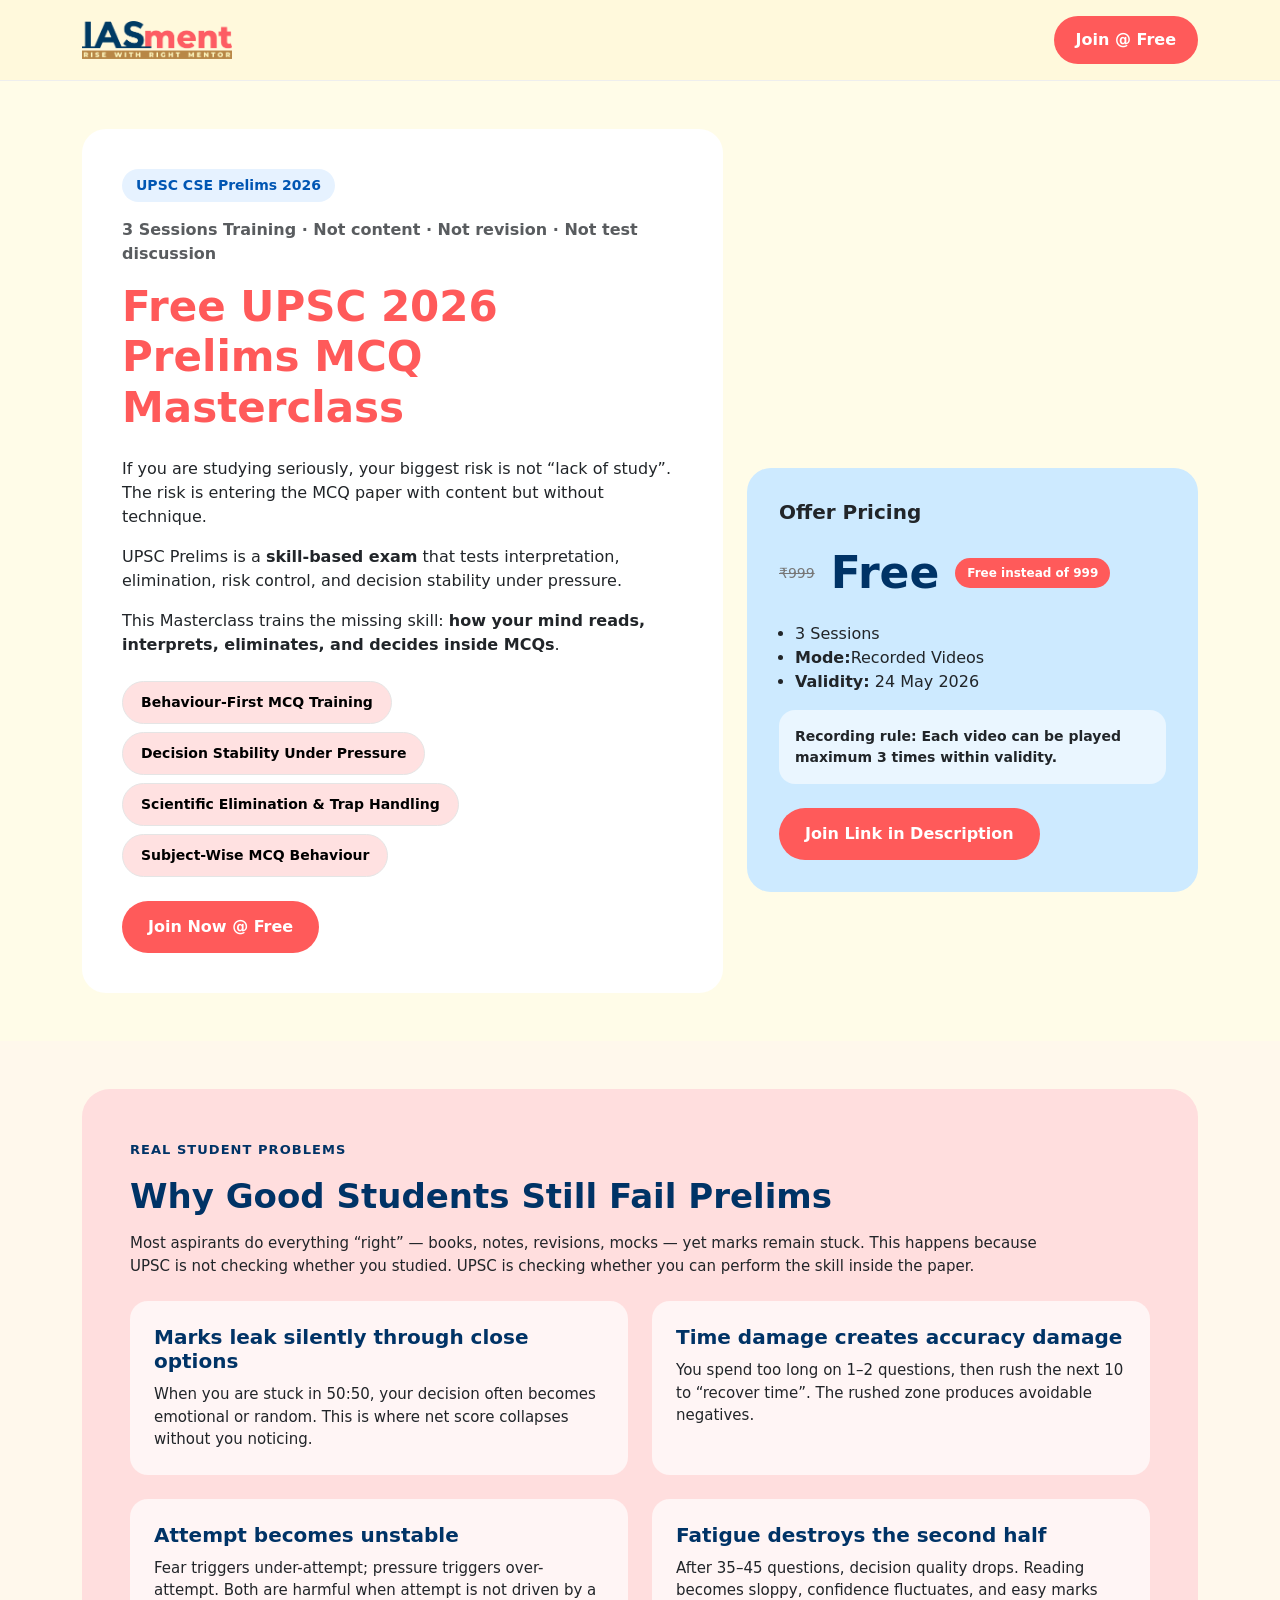
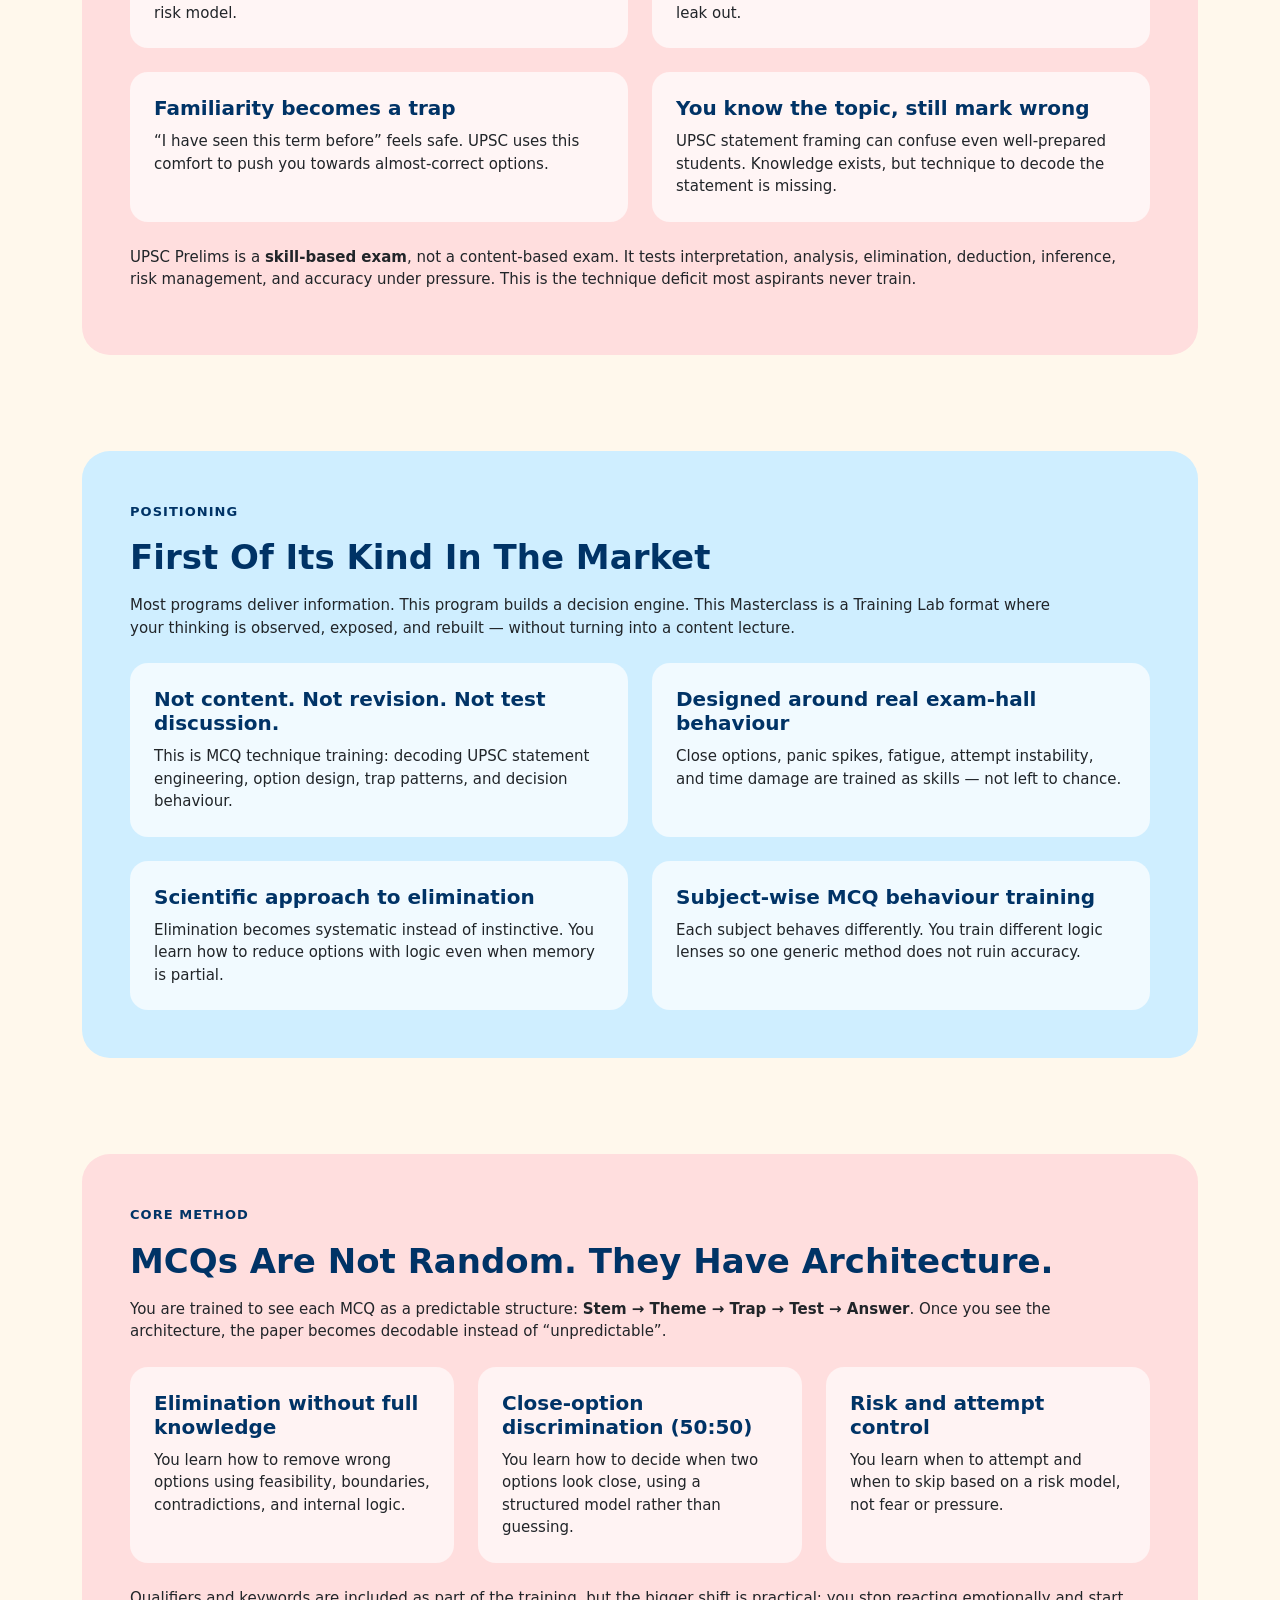
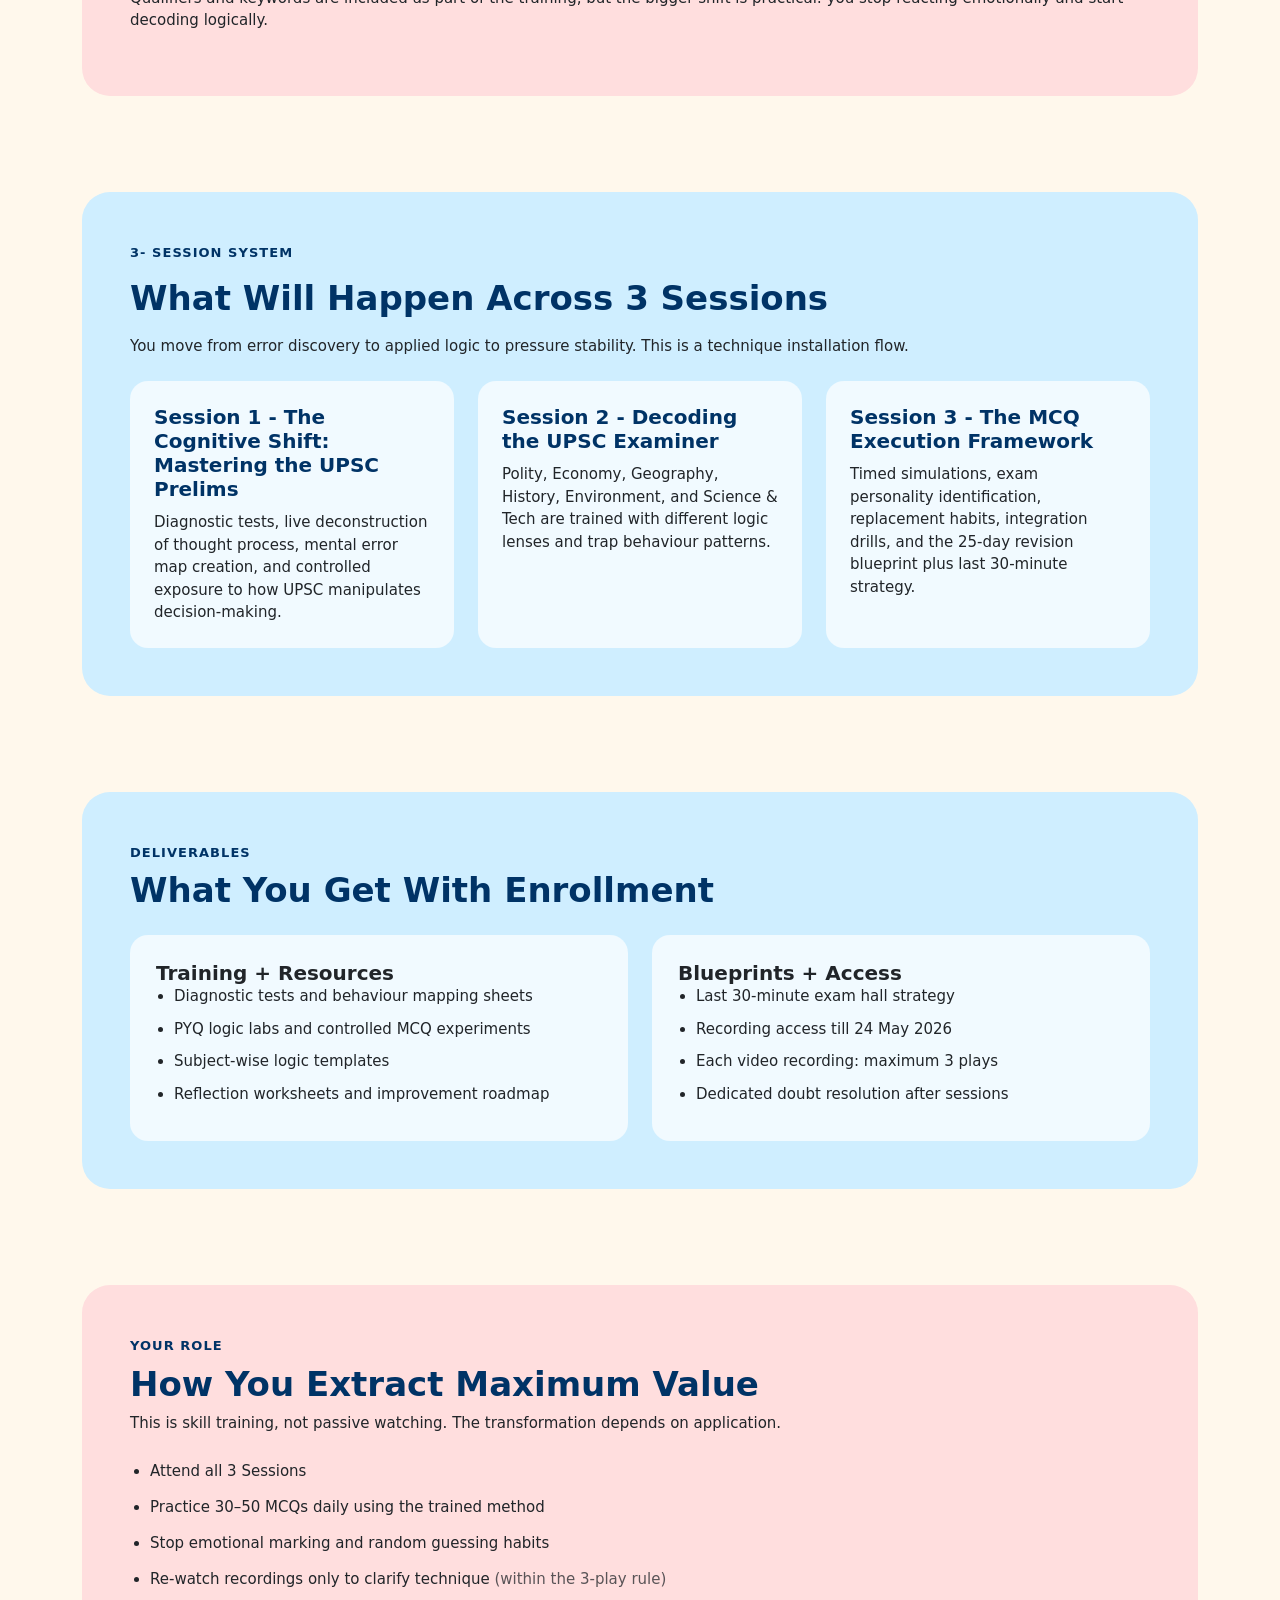
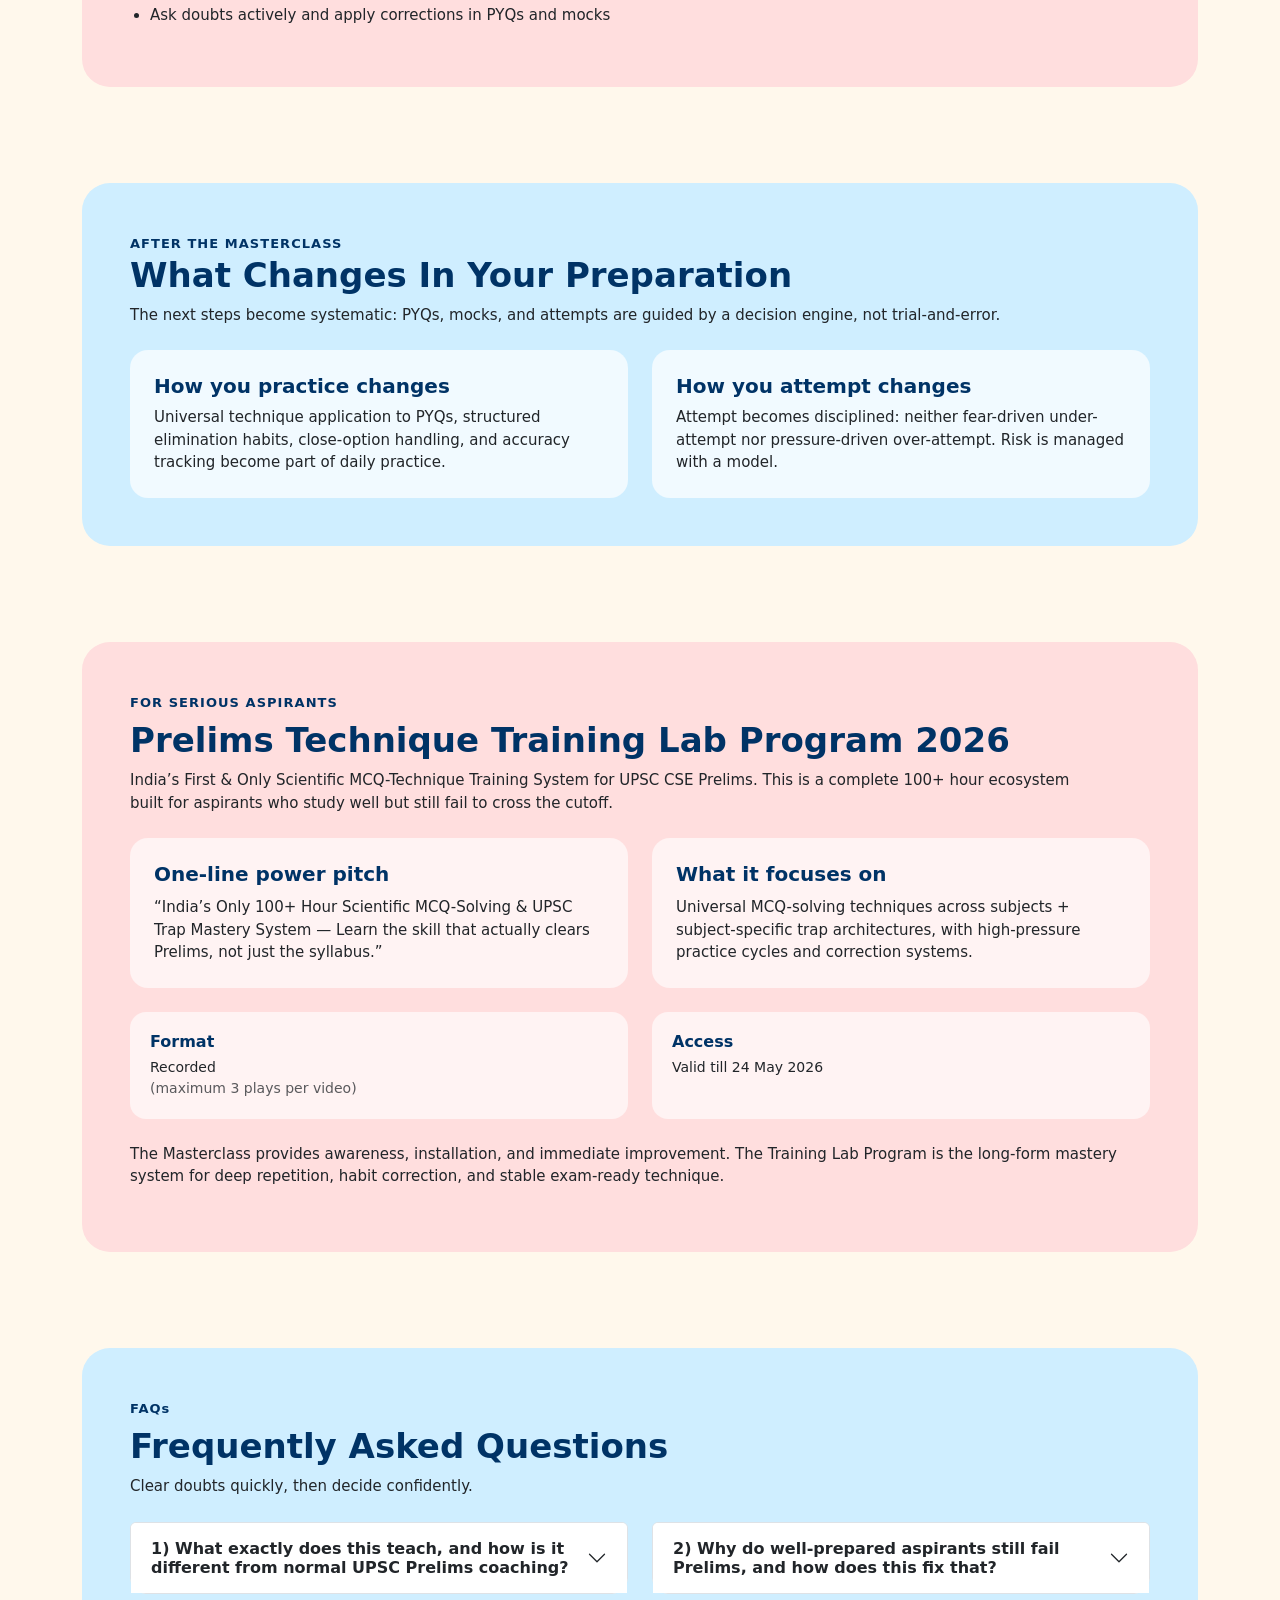
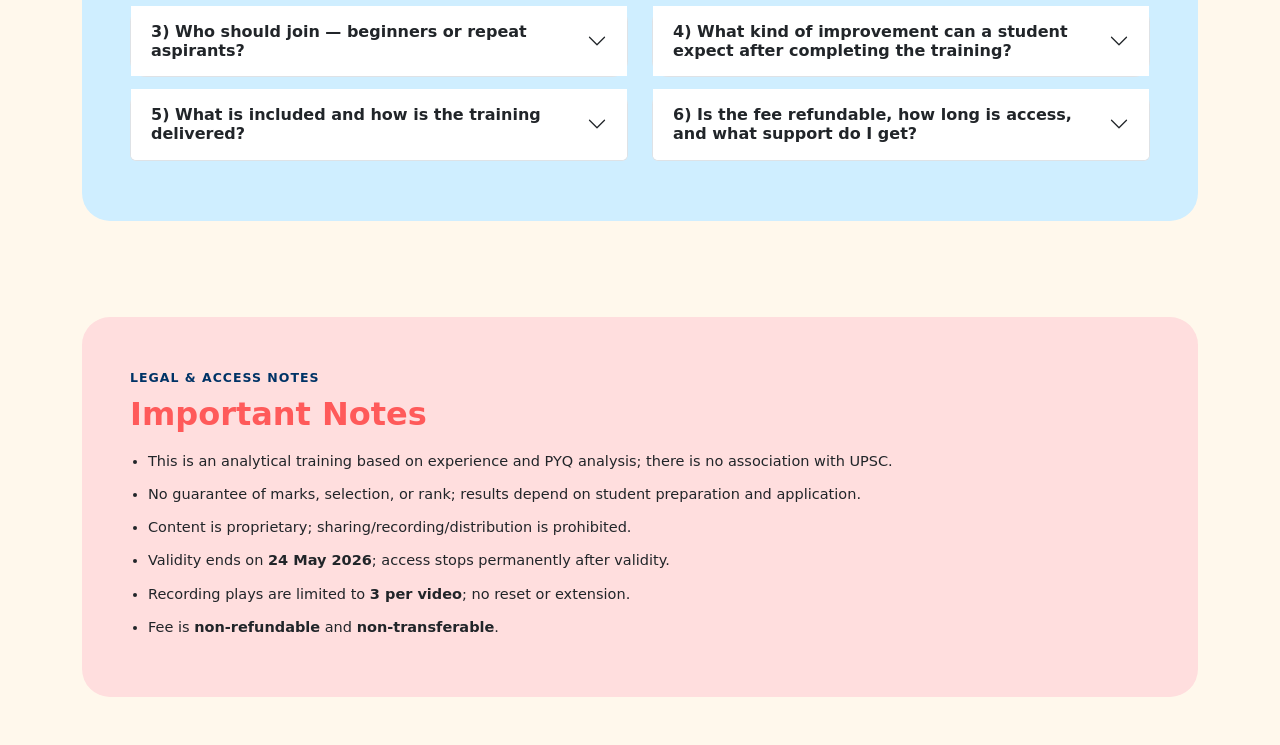
<file: index.html>
<!DOCTYPE html>
<html lang="en">

<head>
    <meta charset="UTF-8">
    <title>Masterclass</title>
    <meta name="viewport" content="width=device-width, initial-scale=1">
    <link rel="stylesheet" href="CSS/style.css">
    <!-- Bootstrap 5 -->
    <link href="https://cdn.jsdelivr.net/npm/bootstrap@5.3.2/dist/css/bootstrap.min.css" rel="stylesheet">

    <!-- Google Font -->
    <link href="https://fonts.googleapis.com/css2?family=Inter:wght@400;600;700&display=swap" rel="stylesheet">

    <!-- Meta Pixel Code -->
    <script>
        !function (f, b, e, v, n, t, s) {
            if (f.fbq) return; n = f.fbq = function () {
                n.callMethod ?
                    n.callMethod.apply(n, arguments) : n.queue.push(arguments)
            };
            if (!f._fbq) f._fbq = n; n.push = n; n.loaded = !0; n.version = '2.0';
            n.queue = []; t = b.createElement(e); t.async = !0;
            t.src = v; s = b.getElementsByTagName(e)[0];
            s.parentNode.insertBefore(t, s)
        }(window, document, 'script',
            'https://connect.facebook.net/en_US/fbevents.js');
        fbq('init', '693778027140210');
        fbq('track', 'PageView');
    </script>
    <noscript><img height="1" width="1" style="display:none"
            src="https://www.facebook.com/tr?id=693778027140210&ev=PageView&noscript=1" /></noscript>
    <!-- End Meta Pixel Code -->

</head>

<body>

    <header class="top-header py-3">
        <div class="container">
            <div class="row align-items-center">

                <!-- Left Content -->
                <div class="col-lg-5 col-6 d-flex align-items-center gap-3">
                    <img src="Images/Logo.png" width="150px" alt="">
                    <!-- <div>
                        <h6 class="mb-1 fw-bold">
                            UPSC CSE Prelims 2026 • Technique Training Program
                        </h6>
                        <small class="text-muted">
                            3-Day MCQ Masterclass (LIVE + Limited Recordings)
                        </small>
                    </div> -->
                </div>

                <!-- CTA -->
                <div class="col-lg-7 col-6 text-lg-end text-start">
                    <a onclick="openPopup()" class="cta-btn d-inline-block">
                        Join @ Free
                    </a>
                </div>

            </div>
        </div>
    </header>

    <main>

        <section class="hero">
            <div class="container py-5">
                <div class="row g-4">

                    <!-- LEFT CONTENT -->
                    <div class="col-lg-7">
                        <div class="main-card h-100">

                            <span class="badge-pill">UPSC CSE Prelims 2026</span>
                            <p class="fw-semibold text-muted">
                               3 Sessions Training · Not content · Not revision · Not test discussion
                            </p>

                            <h1 class="title mb-4">
                                 Free UPSC 2026<br>Prelims MCQ Masterclass
                            </h1>

                            <p>
                                If you are studying seriously, your biggest risk is not “lack of study”.
                                The risk is entering the MCQ paper with content but without technique.
                            </p>

                            <p>
                                UPSC Prelims is a <b>skill-based exam</b> that tests interpretation,
                                elimination, risk control, and decision stability under pressure.
                            </p>

                            <p>
                                This Masterclass trains the missing skill:
                                <b>how your mind reads, interprets, eliminates, and decides inside MCQs</b>.
                            </p>

                            <div class="d-flex flex-wrap gap-2 my-4">
                                <div class="pill">Behaviour-First MCQ Training</div>
                                <div class="pill">Decision Stability Under Pressure</div>
                                <div class="pill">Scientific Elimination & Trap Handling</div>
                                <div class="pill">Subject-Wise MCQ Behaviour</div>
                            </div>

                            <div class="d-flex gap-3 flex-wrap">
                                <a onclick="openPopup()" class="cta-primary">Join Now @ Free</a>
                            </div>

                            <!-- <p class="text-muted mt-4 small">
                                This page is intentionally designed to make it clear from the first look:
                                this is a UPSC CSE Prelims 2026 technique training program.
                            </p> -->

                        </div>
                    </div>

                    <!-- RIGHT SIDE -->
                    <div class="col-lg-5">
                        <div class="d-flex flex-column gap-4 h-100">

                            <!-- WHO THIS IS FOR -->
                            <iframe 
                                width="100%" 
                                height="315"
                                src="https://www.youtube.com/embed/hD3EgvVHw-c?controls=0&modestbranding=1&rel=0"
                                title="YouTube video player" 
                                frameborder="0"
                                allow="accelerometer; autoplay; clipboard-write; encrypted-media; gyroscope; picture-in-picture; web-share"
                                referrerpolicy="strict-origin-when-cross-origin" 
                                allowfullscreen>
                            </iframe>


                            <!-- PRICING -->
                            <div class="pricing-card">
                                <h5 class="fw-bold">Offer Pricing</h5>

                                <div class="d-flex align-items-center gap-3 my-3">
                                    <span class="strike">₹999</span>
                                    <span class="price">Free</span>
                                    <span class="offer-pill">Free instead of 999</span>
                                </div>

                                <ul class="ps-3">
                                    <li>3 Sessions</li>
                                    <li><b>Mode:</b>Recorded Videos</li>
                                    <li><b>Validity:</b> 24 May 2026</li>
                                </ul>

                                <div class="info-box my-3">
                                    Recording rule: Each video can be played
                                    maximum 3 times within validity.
                                </div>

                                <a href="#" class="cta-primary d-inline-block mt-2">
                                    Join Link in Description
                                </a>
                            </div>


                        </div>
                    </div>

                </div>
            </div>

        </section>

        <section class="problem-section py-5" id="real">
            <div class="container">

                <div class="problem-wrapper p-4 p-md-5">

                    <span class="section-tag mb-3 d-inline-block">
                        REAL STUDENT PROBLEMS
                    </span>

                    <h2 class="section-title mb-3">
                        Why Good Students Still Fail Prelims
                    </h2>

                    <p class="section-intro mb-4">
                        Most aspirants do everything “right” — books, notes, revisions, mocks —
                        yet marks remain stuck. This happens because UPSC is not checking whether
                        you studied. UPSC is checking whether you can perform the skill inside the paper.
                    </p>

                    <!-- Cards -->
                    <div class="row g-4">

                        <div class="col-md-6">
                            <div class="problem-card">
                                <h5>Marks leak silently through close options</h5>
                                <p>
                                    When you are stuck in 50:50, your decision often becomes emotional
                                    or random. This is where net score collapses without you noticing.
                                </p>
                            </div>
                        </div>

                        <div class="col-md-6">
                            <div class="problem-card">
                                <h5>Time damage creates accuracy damage</h5>
                                <p>
                                    You spend too long on 1–2 questions, then rush the next 10 to “recover time”.
                                    The rushed zone produces avoidable negatives.
                                </p>
                            </div>
                        </div>

                        <div class="col-md-6">
                            <div class="problem-card">
                                <h5>Attempt becomes unstable</h5>
                                <p>
                                    Fear triggers under-attempt; pressure triggers over-attempt.
                                    Both are harmful when attempt is not driven by a risk model.
                                </p>
                            </div>
                        </div>

                        <div class="col-md-6">
                            <div class="problem-card">
                                <h5>Fatigue destroys the second half</h5>
                                <p>
                                    After 35–45 questions, decision quality drops. Reading becomes sloppy,
                                    confidence fluctuates, and easy marks leak out.
                                </p>
                            </div>
                        </div>

                        <div class="col-md-6">
                            <div class="problem-card">
                                <h5>Familiarity becomes a trap</h5>
                                <p>
                                    “I have seen this term before” feels safe. UPSC uses this comfort
                                    to push you towards almost-correct options.
                                </p>
                            </div>
                        </div>

                        <div class="col-md-6">
                            <div class="problem-card">
                                <h5>You know the topic, still mark wrong</h5>
                                <p>
                                    UPSC statement framing can confuse even well-prepared students.
                                    Knowledge exists, but technique to decode the statement is missing.
                                </p>
                            </div>
                        </div>

                    </div>

                    <p class="section-footer mt-4">
                        UPSC Prelims is a <b>skill-based exam</b>, not a content-based exam.
                        It tests interpretation, analysis, elimination, deduction, inference,
                        risk management, and accuracy under pressure. This is the technique
                        deficit most aspirants never train.
                    </p>

                </div>
            </div>
        </section>

        <section class="position-section py-5">
            <div class="container">

                <div class="position-wrapper p-4 p-md-5">

                    <span class="section-tag mb-3 d-inline-block">
                        POSITIONING
                    </span>

                    <h2 class="section-title mb-3">
                        First Of Its Kind In The Market
                    </h2>

                    <p class="section-intro mb-4">
                        Most programs deliver information. This program builds a decision engine.
                        This Masterclass is a Training Lab format where your thinking is observed,
                        exposed, and rebuilt — without turning into a content lecture.
                    </p>

                    <!-- Feature Cards -->
                    <div class="row g-4">

                        <div class="col-md-6">
                            <div class="feature-card">
                                <h5>Not content. Not revision. Not test discussion.</h5>
                                <p>
                                    This is MCQ technique training: decoding UPSC statement engineering,
                                    option design, trap patterns, and decision behaviour.
                                </p>
                            </div>
                        </div>

                        <div class="col-md-6">
                            <div class="feature-card">
                                <h5>Designed around real exam-hall behaviour</h5>
                                <p>
                                    Close options, panic spikes, fatigue, attempt instability,
                                    and time damage are trained as skills — not left to chance.
                                </p>
                            </div>
                        </div>

                        <div class="col-md-6">
                            <div class="feature-card">
                                <h5>Scientific approach to elimination</h5>
                                <p>
                                    Elimination becomes systematic instead of instinctive.
                                    You learn how to reduce options with logic even when memory is partial.
                                </p>
                            </div>
                        </div>

                        <div class="col-md-6">
                            <div class="feature-card">
                                <h5>Subject-wise MCQ behaviour training</h5>
                                <p>
                                    Each subject behaves differently. You train different logic lenses
                                    so one generic method does not ruin accuracy.
                                </p>
                            </div>
                        </div>

                    </div>

                </div>
            </div>
        </section>


        <section class="core-method-section py-5">
            <div class="container">

                <div class="core-wrapper p-4 p-md-5">

                    <span class="section-tag mb-3 d-inline-block">
                        CORE METHOD
                    </span>

                    <h2 class="section-title mb-3">
                        MCQs Are Not Random. They Have Architecture.
                    </h2>

                    <p class="section-intro mb-4">
                        You are trained to see each MCQ as a predictable structure:
                        <b>Stem → Theme → Trap → Test → Answer</b>.
                        Once you see the architecture, the paper becomes decodable
                        instead of “unpredictable”.
                    </p>

                    <!-- Method Cards -->
                    <div class="row g-4 mb-4">

                        <div class="col-md-4">
                            <div class="method-card h-100">
                                <h5>Elimination without full knowledge</h5>
                                <p>
                                    You learn how to remove wrong options using feasibility,
                                    boundaries, contradictions, and internal logic.
                                </p>
                            </div>
                        </div>

                        <div class="col-md-4">
                            <div class="method-card h-100">
                                <h5>Close-option discrimination (50:50)</h5>
                                <p>
                                    You learn how to decide when two options look close,
                                    using a structured model rather than guessing.
                                </p>
                            </div>
                        </div>

                        <div class="col-md-4">
                            <div class="method-card h-100">
                                <h5>Risk and attempt control</h5>
                                <p>
                                    You learn when to attempt and when to skip based on
                                    a risk model, not fear or pressure.
                                </p>
                            </div>
                        </div>

                    </div>

                    <p class="section-footer">
                        Qualifiers and keywords are included as part of the training,
                        but the bigger shift is practical: you stop reacting emotionally
                        and start decoding logically.
                    </p>

                </div>
            </div>
        </section>

        <section class="three-day-section py-5" id="stream">
            <div class="container">

                <div class="three-day-wrapper p-4 p-md-5">

                    <span class="section-tag mb-3 d-inline-block">
                        3- SESSION SYSTEM 
                    </span>

                    <h2 class="section-title mb-3">
                        What Will Happen Across 3 Sessions
                    </h2>

                    <p class="section-intro mb-4">
                        You move from error discovery to applied logic to pressure stability.
                        This is a technique installation flow.
                    </p>

                    <!-- Day Cards -->
                    <div class="row g-4">

                        <div class="col-md-4">
                            <div class="day-card h-100">
                                <h5>Session 1 - The Cognitive Shift: Mastering the UPSC Prelims</h5>
                                <p>
                                    Diagnostic tests, live deconstruction of thought process,
                                    mental error map creation, and controlled exposure to how
                                    UPSC manipulates decision-making.
                                </p>
                            </div>
                        </div>

                        <div class="col-md-4">
                            <div class="day-card h-100">
                                <h5>Session 2 - Decoding the UPSC Examiner</h5>
                                <p>
                                    Polity, Economy, Geography, History, Environment, and
                                    Science & Tech are trained with different logic lenses
                                    and trap behaviour patterns.
                                </p>
                            </div>
                        </div>

                        <div class="col-md-4">
                            <div class="day-card h-100">
                                <h5>Session 3 - The MCQ Execution Framework</h5>
                                <p>
                                    Timed simulations, exam personality identification,
                                    replacement habits, integration drills, and the
                                    25-day revision blueprint plus last 30-minute strategy.
                                </p>
                            </div>
                        </div>

                    </div>

                </div>
            </div>
        </section>


        <section class="deliverables-section py-5">
            <div class="container">

                <div class="deliverables-wrapper p-4 p-md-5">

                    <span class="section-tag mb-2 d-inline-block">
                        DELIVERABLES
                    </span>

                    <h2 class="section-title mb-4">
                        What You Get With Enrollment
                    </h2>

                    <div class="row g-4">

                        <!-- Card 1 -->
                        <div class="col-md-6">
                            <div class="deliver-card h-100">
                                <h5 class="card-title">Training + Resources</h5>
                                <ul class="deliver-list">
                                    <li>Diagnostic tests and behaviour mapping sheets</li>
                                    <li>PYQ logic labs and controlled MCQ experiments</li>
                                    <li>Subject-wise logic templates</li>
                                    <li>Reflection worksheets and improvement roadmap</li>
                                </ul>
                            </div>
                        </div>

                        <!-- Card 2 -->
                        <div class="col-md-6">
                            <div class="deliver-card h-100">
                                <h5 class="card-title">Blueprints + Access</h5>
                                <ul class="deliver-list">
                                    <li>Last 30-minute exam hall strategy</li>
                                    <li>Recording access till 24 May 2026</li>
                                    <li>Each video recording: maximum 3 plays</li>
                                    <li>Dedicated doubt resolution after sessions</li>
                                </ul>
                            </div>
                        </div>

                    </div>

                </div>
            </div>
        </section>

        <section class="role-section py-5">
            <div class="container">

                <div class="role-wrapper p-4 p-md-5">

                    <span class="section-tag mb-2 d-inline-block">
                        YOUR ROLE
                    </span>

                    <h2 class="section-title mb-2">
                        How You Extract Maximum Value
                    </h2>

                    <p class="section-intro mb-4">
                        This is skill training, not passive watching.
                        The transformation depends on application.
                    </p>

                    <ul class="role-list">
                        <li>Attend all 3 Sessions</li>
                        <li>Practice 30–50 MCQs daily using the trained method</li>
                        <li>Stop emotional marking and random guessing habits</li>
                        <li>
                            Re-watch recordings only to clarify technique
                            <span class="text-muted">(within the 3-play rule)</span>
                        </li>
                        <li>Ask doubts actively and apply corrections in PYQs and mocks</li>
                    </ul>

                </div>
            </div>
        </section>


        <section class="after-section py-5">
            <div class="container">

                <div class="after-wrapper p-4 p-md-5">

                    <span class="section-tag mb-2 d-inline-blockg">
                        AFTER THE MASTERCLASS
                    </span>

                    <h2 class="section-title mb-2">
                        What Changes In Your Preparation
                    </h2>

                    <p class="section-intro mb-4">
                        The next steps become systematic: PYQs, mocks, and attempts
                        are guided by a decision engine, not trial-and-error.
                    </p>

                    <div class="row g-4">

                        <!-- Card 1 -->
                        <div class="col-md-6">
                            <div class="change-card h-100">
                                <h5>How you practice changes</h5>
                                <p>
                                    Universal technique application to PYQs, structured elimination habits,
                                    close-option handling, and accuracy tracking become part of daily practice.
                                </p>
                            </div>
                        </div>

                        <!-- Card 2 -->
                        <div class="col-md-6">
                            <div class="change-card h-100">
                                <h5>How you attempt changes</h5>
                                <p>
                                    Attempt becomes disciplined: neither fear-driven under-attempt nor
                                    pressure-driven over-attempt. Risk is managed with a model.
                                </p>
                            </div>
                        </div>

                    </div>

                </div>
            </div>
        </section>

        <section class="program-section py-5">
            <div class="container">

                <div class="program-wrapper p-4 p-md-5">

                    <span class="section-tag mb-2 d-inline-block">
                        FOR SERIOUS ASPIRANTS
                    </span>

                    <h2 class="section-title mb-2">
                        Prelims Technique Training Lab Program 2026
                    </h2>

                    <p class="section-intro mb-4">
                        India’s First & Only Scientific MCQ-Technique Training System for UPSC CSE Prelims.
                        This is a complete 100+ hour ecosystem built for aspirants who study well
                        but still fail to cross the cutoff.
                    </p>

                    <!-- Top Cards -->
                    <div class="row g-4 mb-4">

                        <div class="col-md-6">
                            <div class="program-card h-100">
                                <h5>One-line power pitch</h5>
                                <p>
                                    “India’s Only 100+ Hour Scientific MCQ-Solving & UPSC Trap Mastery System —
                                    Learn the skill that actually clears Prelims, not just the syllabus.”
                                </p>
                            </div>
                        </div>

                        <div class="col-md-6">
                            <div class="program-card h-100">
                                <h5>What it focuses on</h5>
                                <p>
                                    Universal MCQ-solving techniques across subjects + subject-specific
                                    trap architectures, with high-pressure practice cycles
                                    and correction systems.
                                </p>
                            </div>
                        </div>

                    </div>

                    <!-- Bottom Meta Cards -->
                    <div class="row g-4 mb-4">

                        <div class="col-md-6">
                            <div class="meta-card h-100">
                                <h6>Format</h6>
                                <p>Recorded <br><span class="text-muted">(maximum 3 plays per video)</span></p>
                            </div>
                        </div>

                        <!-- <div class="col-md-4">
                            <div class="meta-card h-100">
                                <h6>Duration</h6>
                                <p>100+ hours</p>
                            </div>
                        </div> -->

                        <div class="col-md-6">
                            <div class="meta-card h-100">
                                <h6>Access</h6>
                                <p>Valid till 24 May 2026</p>
                            </div>
                        </div>

                    </div>

                    <p class="section-footer">
                        The Masterclass provides awareness, installation, and immediate improvement.
                        The Training Lab Program is the long-form mastery system for deep repetition,
                        habit correction, and stable exam-ready technique.
                    </p>

                </div>
            </div>
        </section>

        <section class="faq-section py-5">
            <div class="container">

                <div class="faq-wrapper p-4 p-md-5">

                    <span class="section-tag mb-2 d-inline-block">
                        FAQs
                    </span>

                    <h2 class="section-title mb-2">
                        Frequently Asked Questions
                    </h2>

                    <p class="section-intro mb-4">
                        Clear doubts quickly, then decide confidently.
                    </p>

                    <div class="row g-4">

                        <!-- LEFT COLUMN -->
                        <div class="col-md-6">
                            <div class="accordion" id="faqLeft">

                                <div class="accordion-item faq-item">
                                    <h2 class="accordion-header">
                                        <button class="accordion-button collapsed" data-bs-toggle="collapse"
                                            data-bs-target="#faq1">
                                            1) What exactly does this teach, and how is it different from normal UPSC
                                            Prelims coaching?
                                        </button>
                                    </h2>
                                    <div id="faq1" class="accordion-collapse collapse" data-bs-parent="#faqLeft">
                                        <div class="accordion-body">
                                            This teaches MCQ decision-making technique — not content.
                                            You learn how UPSC designs traps, close options, and pressure scenarios,
                                            and how to decode them systematically.
                                        </div>
                                    </div>
                                </div>

                                <div class="accordion-item faq-item">
                                    <h2 class="accordion-header">
                                        <button class="accordion-button collapsed" data-bs-toggle="collapse"
                                            data-bs-target="#faq3">
                                            3) Who should join — beginners or repeat aspirants?
                                        </button>
                                    </h2>
                                    <div id="faq3" class="accordion-collapse collapse" data-bs-parent="#faqLeft">
                                        <div class="accordion-body">
                                            This is most valuable for serious aspirants who have studied content
                                            but struggle with accuracy, decision stability, and close options.
                                        </div>
                                    </div>
                                </div>

                                <div class="accordion-item faq-item">
                                    <h2 class="accordion-header">
                                        <button class="accordion-button collapsed" data-bs-toggle="collapse"
                                            data-bs-target="#faq5">
                                            5) What is included and how is the training delivered?
                                        </button>
                                    </h2>
                                    <div id="faq5" class="accordion-collapse collapse" data-bs-parent="#faqLeft">
                                        <div class="accordion-body">
                                             technique sessions, controlled MCQ labs, behaviour mapping,
                                            recordings with limited replays, and post-session doubt resolution.
                                        </div>
                                    </div>
                                </div>

                            </div>
                        </div>

                        <!-- RIGHT COLUMN -->
                        <div class="col-md-6">
                            <div class="accordion" id="faqRight">

                                <div class="accordion-item faq-item">
                                    <h2 class="accordion-header">
                                        <button class="accordion-button collapsed" data-bs-toggle="collapse"
                                            data-bs-target="#faq2">
                                            2) Why do well-prepared aspirants still fail Prelims, and how does this fix
                                            that?
                                        </button>
                                    </h2>
                                    <div id="faq2" class="accordion-collapse collapse" data-bs-parent="#faqRight">
                                        <div class="accordion-body">
                                            Because Prelims is a skill-based exam.
                                            This program trains elimination, risk control,
                                            pressure handling, and accuracy under exam conditions.
                                        </div>
                                    </div>
                                </div>

                                <div class="accordion-item faq-item">
                                    <h2 class="accordion-header">
                                        <button class="accordion-button collapsed" data-bs-toggle="collapse"
                                            data-bs-target="#faq4">
                                            4) What kind of improvement can a student expect after completing the
                                            training?
                                        </button>
                                    </h2>
                                    <div id="faq4" class="accordion-collapse collapse" data-bs-parent="#faqRight">
                                        <div class="accordion-body">
                                            Improved accuracy, fewer silly mistakes, stable attempts,
                                            better handling of close options, and controlled risk-taking.
                                        </div>
                                    </div>
                                </div>

                                <div class="accordion-item faq-item">
                                    <h2 class="accordion-header">
                                        <button class="accordion-button collapsed" data-bs-toggle="collapse"
                                            data-bs-target="#faq6">
                                            6) Is the fee refundable, how long is access, and what support do I get?
                                        </button>
                                    </h2>
                                    <div id="faq6" class="accordion-collapse collapse" data-bs-parent="#faqRight">
                                        <div class="accordion-body">
                                            Access is valid till 24 May 2026.
                                            Recordings can be replayed up to 3 times.
                                            Dedicated doubt resolution is provided after sessions.
                                        </div>
                                    </div>
                                </div>

                            </div>
                        </div>

                    </div>

                </div>
            </div>
        </section>

        <section class="legal-notes-section py-5">
            <div class="container">

                <div class="legal-notes-wrapper p-4 p-md-5">

                    <span class="legal-tag mb-2 d-inline-block">
                        LEGAL &amp; ACCESS NOTES
                    </span>

                    <h2 class="legal-title mb-3">
                        Important Notes
                    </h2>

                    <ul class="legal-points">
                        <li>
                            This is an analytical training based on experience and PYQ analysis;
                            there is no association with UPSC.
                        </li>
                        <li>
                            No guarantee of marks, selection, or rank; results depend on student
                            preparation and application.
                        </li>
                        <li>
                            Content is proprietary; sharing/recording/distribution is prohibited.
                        </li>
                        <li>
                            Validity ends on <strong>24 May 2026</strong>; access stops permanently after validity.
                        </li>
                        <li>
                            Recording plays are limited to <strong>3 per video</strong>; no reset or extension.
                        </li>
                        <li>
                            Fee is <strong>non-refundable</strong> and <strong>non-transferable</strong>.
                        </li>
                    </ul>

                </div>
            </div>
        </section>



        <!-- MOBILE STICKY CTA -->
        <div class="mobile-sticky-cta" id="mobileCTA">
            <div class="cta-card">

                <div class="cta-left">
                    <p class="cta-title">UPSC Prelims Technique Training</p>
                    <div class="cta-meta">
                        <span class="cta-price">Free</span>
                        <span class="cta-note">Limited seats</span>
                    </div>
                </div>

                <a onclick="openPopup()" class="cta-join-btn">
                    Join Now
                </a>

            </div>
        </div>


        <!-- POPUP OVERLAY -->
        <div class="popup-overlay" id="popupOverlay"></div>

        <!-- POPUP FORM -->
        <div class="popup-form" id="popupForm">

            <button class="popup-close" onclick="closePopup()">×</button>

            <span class="popup-tag">ENROLL NOW</span>

            <h3 class="popup-title">
                Join UPSC Prelims<br>Technique Training
            </h3>

            <p class="popup-subtitle">
                3 Sessions MCQ Masterclass · Limited Seats · Free
            </p>

            <form>
                <input type="text" placeholder="Full Name" required>
                <input type="tel" placeholder="Mobile Number" required>
                <input type="password" placeholder="Enter OTP" required>
                <input type="email" placeholder="Email Address" required>

                <button type="submit" class="popup-submit">
                    Get Enrollment Link
                </button>
            </form>

            <p class="popup-note">
                No spam. Access details sent instantly.
            </p>

        </div>



    </main>


    <script>
        const cta = document.getElementById("mobileCTA");

        window.addEventListener("scroll", () => {
            if (window.scrollY > 300) {
                cta.style.display = "block";
            } else {
                cta.style.display = "none";
            }
        });
    </script>

    <script>
        const popup = document.getElementById("popupForm");
        const overlay = document.getElementById("popupOverlay");

        function openPopup() {
            popup.classList.add("active");
            overlay.classList.add("active");
        }

        function closePopup() {
            popup.classList.remove("active");
            overlay.classList.remove("active");
        }

        /* Auto popup on page load (after delay) */
        window.addEventListener("load", () => {
            setTimeout(() => {
                openPopup();
            }, 2500); // 2.5 seconds delay
        });

        /* Close on overlay click */
        overlay.addEventListener("click", closePopup);
    </script>

    <script>
        (function () {
            let scroll25 = false;
            let scroll50 = false;
            let scroll75 = false;

            window.addEventListener('scroll', function () {
                const scrollTop = window.pageYOffset || document.documentElement.scrollTop;
                const docHeight = document.documentElement.scrollHeight - document.documentElement.clientHeight;
                const scrollPercent = Math.round((scrollTop / docHeight) * 100);

                if (scrollPercent >= 25 && !scroll25) {
                    fbq('trackCustom', 'Scroll_25');
                    scroll25 = true;
                }

                if (scrollPercent >= 50 && !scroll50) {
                    fbq('trackCustom', 'Scroll_50');
                    scroll50 = true;
                }

                if (scrollPercent >= 75 && !scroll75) {
                    fbq('trackCustom', 'Scroll_75');
                    scroll75 = true;
                }
            });
        })();
    </script>
    <script src="https://cdn.jsdelivr.net/npm/bootstrap@5.3.2/dist/js/bootstrap.bundle.min.js"></script>

</body>

</html>
</file>
<file: CSS/style.css>
* {
  padding: 0px;
  margin: 0px;
  box-sizing: border-box;
}

body {
  font-family: "Inter", sans-serif;
}

.top-header {
  background: #fff9dc;
  border-bottom: 1px solid #eee;
}

.icon-box {
  width: 48px;
  height: 48px;
  background: linear-gradient(135deg, #ff6a6a, #ff8a8a);
  border-radius: 14px;
}

.pill {
  background: #ffffff;
  border: 1px solid #e5e5e5;
  padding: 8px 18px;
  border-radius: 999px;
  font-weight: 600;
  font-size: 14px;
  white-space: nowrap;
}

.cta-btn {
  background: #ff5a5a;
  color: #fff;
  padding: 12px 22px;
  border-radius: 999px;
  font-weight: 700;
  text-decoration: none;
}

.cta-btn:hover {
  background: #e94b4b;
  color: #fff;
}

.hero {
  background: #fffce8;
}
.hero .main-card {
  background: #fff;
  border-radius: 24px;
  padding: 40px;
}
.hero .badge-pill {
  background: #e6f2ff;
  color: #0056b3;
  font-weight: 600;
  padding: 6px 14px;
  border-radius: 999px;
  font-size: 14px;
  display: inline-block;
  margin-bottom: 16px;
}
.hero .title {
  font-size: 42px;
  font-weight: 800;
  color: #ff5a5a;
  line-height: 1.2;
}
.hero .pill {
  background: #ffe1e1;
  color: #000;
  padding: 10px 18px;
  border-radius: 999px;
  font-weight: 600;
  font-size: 14px;
}
.hero .cta-primary {
  background: #ff5a5a;
  color: #fff;
  padding: 14px 26px;
  border-radius: 999px;
  font-weight: 700;
  text-decoration: none;
}
.hero .cta-secondary {
  border: 1px solid #ddd;
  padding: 14px 26px;
  border-radius: 999px;
  font-weight: 600;
  text-decoration: none;
  color: #000;
}
.hero .pricing-card {
  background: #cdeaff;
  border-radius: 24px;
  padding: 32px;
}
.hero .price {
  font-size: 44px;
  font-weight: 800;
  color: #003366;
}
.hero .strike {
  text-decoration: line-through;
  color: #777;
  font-size: 14px;
}
.hero .offer-pill {
  background: #ff5a5a;
  color: #fff;
  font-size: 12px;
  padding: 6px 12px;
  border-radius: 999px;
  font-weight: 700;
}
.hero .info-box {
  background: #eaf6ff;
  padding: 16px;
  border-radius: 16px;
  font-size: 14px;
  font-weight: 600;
}
.hero .who-card {
  background: #ffdede;
  border-radius: 24px;
  padding: 32px;
}
@media (max-width: 768px) {
  .hero .title {
    font-size: 32px;
  }
}

.problem-section {
  background: #fff8ec;
}

.problem-wrapper {
  background: #ffdede;
  border-radius: 28px;
}

.section-tag {
  font-size: 13px;
  font-weight: 700;
  letter-spacing: 0.08em;
  color: #003366;
}

.section-title {
  font-size: 36px;
  font-weight: 800;
  color: #ff5a5a;
}

.section-intro {
  font-size: 16px;
  max-width: 900px;
}

.problem-card {
  background: #fff5f5;
  border-radius: 18px;
  padding: 24px;
  height: 100%;
}

.problem-card h5 {
  font-weight: 700;
  color: #003366;
  margin-bottom: 10px;
}

.problem-card p {
  font-size: 15px;
  margin-bottom: 0;
}

.section-footer {
  font-size: 15px;
  max-width: 1000px;
}

@media (max-width: 768px) {
  .section-title {
    font-size: 28px;
  }
}
.position-section {
  background: #fff8ec;
}

.position-wrapper {
  background: #cfeeff;
  border-radius: 28px;
}

.section-tag {
  font-size: 13px;
  font-weight: 700;
  letter-spacing: 0.08em;
  color: #003366;
}

.section-title {
  font-size: 36px;
  font-weight: 800;
  color: #003366;
}

.section-intro {
  font-size: 16px;
  max-width: 900px;
}

.feature-card {
  background: #f1faff;
  border-radius: 18px;
  padding: 24px;
  height: 100%;
}

.feature-card h5 {
  font-weight: 700;
  color: #003366;
  margin-bottom: 10px;
}

.feature-card p {
  font-size: 15px;
  margin-bottom: 0;
}

@media (max-width: 768px) {
  .section-title {
    font-size: 28px;
  }
}
.core-method-section {
  background: #fff8ec;
}

.core-wrapper {
  background: #ffdede;
  border-radius: 28px;
}

.section-tag {
  font-size: 13px;
  font-weight: 700;
  letter-spacing: 0.08em;
  color: #003366;
}

.section-title {
  font-size: 36px;
  font-weight: 800;
  color: #ff5a5a;
}

.section-intro {
  font-size: 16px;
  max-width: 950px;
}

.method-card {
  background: #fff3f3;
  border-radius: 18px;
  padding: 24px;
}

.method-card h5 {
  font-weight: 700;
  color: #003366;
  margin-bottom: 10px;
}

.method-card p {
  font-size: 15px;
  margin-bottom: 0;
}

.section-footer {
  font-size: 15px;
  max-width: 1000px;
}

@media (max-width: 768px) {
  .section-title {
    font-size: 28px;
  }
}
.three-day-section {
  background: #fff8ec;
}

.three-day-wrapper {
  background: #cfeeff;
  border-radius: 28px;
}

.section-tag {
  font-size: 13px;
  font-weight: 700;
  letter-spacing: 0.08em;
  color: #003366;
}

.section-title {
  font-size: 36px;
  font-weight: 800;
  color: #003366;
}

.section-intro {
  font-size: 16px;
  max-width: 900px;
}

.day-card {
  background: #f1faff;
  border-radius: 18px;
  padding: 24px;
}

.day-card h5 {
  font-weight: 700;
  color: #003366;
  margin-bottom: 10px;
}

.day-card p {
  font-size: 15px;
  margin-bottom: 0;
}

@media (max-width: 768px) {
  .section-title {
    font-size: 28px;
  }
}
.schedule-section {
  background: #fff8ec;
}

.schedule-wrapper {
  background: #ffdede;
  border-radius: 28px;
}

.section-tag {
  font-size: 13px;
  font-weight: 700;
  letter-spacing: 0.08em;
  color: #003366;
}

.section-title {
  font-size: 34px;
  font-weight: 800;
  color: #ff5a5a;
}

.schedule-table {
  background: #fff3f3;
  border-radius: 16px;
}

.schedule-table th {
  background: #ffe6e6;
  font-weight: 700;
}

.schedule-table td,
.schedule-table th {
  padding: 14px;
  font-size: 14px;
}

/* MOBILE CARDS */
.schedule-card {
  background: #fff3f3;
  border-radius: 16px;
  padding: 18px;
  margin-bottom: 16px;
}

.day-badge {
  display: inline-block;
  background: #ff5a5a;
  color: #fff;
  font-size: 12px;
  padding: 5px 12px;
  border-radius: 999px;
  font-weight: 700;
}

.time {
  font-size: 13px;
  font-weight: 600;
  margin: 8px 0;
}

.schedule-card h5 {
  font-weight: 700;
  color: #003366;
  margin-bottom: 6px;
}

.schedule-card p {
  font-size: 14px;
  margin-bottom: 0;
}

.cta-primary {
  background: #ff5a5a;
  color: #fff;
  padding: 14px 28px;
  border-radius: 999px;
  font-weight: 700;
  text-decoration: none;
}

.cta-primary:hover {
  background: #e94b4b;
}

.deliverables-section {
  background: #fff8ec;
}

.deliverables-wrapper {
  background: #cfeeff;
  border-radius: 28px;
}

.section-tag {
  font-size: 13px;
  font-weight: 700;
  letter-spacing: 0.08em;
  color: #003366;
}

.section-title {
  font-size: 36px;
  font-weight: 800;
  color: #003366;
}

.deliver-card {
  background: #f1faff;
  border-radius: 18px;
  padding: 26px;
}

.card-title {
  font-weight: 700;
  color: #003366;
  margin-bottom: 14px;
}

.deliver-list {
  padding-left: 18px;
  margin-bottom: 0;
}

.deliver-list li {
  font-size: 15px;
  margin-bottom: 10px;
  line-height: 1.5;
}

@media (max-width: 768px) {
  .section-title {
    font-size: 28px;
  }
}
.role-section {
  background: #fff8ec;
}

.role-wrapper {
  background: #ffdede;
  border-radius: 28px;
}

.section-tag {
  font-size: 13px;
  font-weight: 700;
  letter-spacing: 0.08em;
  color: #003366;
}

.section-title {
  font-size: 34px;
  font-weight: 800;
  color: #ff5a5a;
}

.section-intro {
  font-size: 15px;
  max-width: 800px;
}

.role-list {
  padding-left: 20px;
  margin-bottom: 0;
}

.role-list li {
  font-size: 15px;
  margin-bottom: 12px;
  line-height: 1.6;
}

@media (max-width: 768px) {
  .section-title {
    font-size: 26px;
  }
}
.after-section {
  background: #fff8ec;
}

.after-wrapper {
  background: #cfeeff;
  border-radius: 28px;
}

.section-tag {
  font-size: 13px;
  font-weight: 700;
  letter-spacing: 0.08em;
  color: #003366;
}

.section-title {
  font-size: 34px;
  font-weight: 800;
  color: #003366;
}

.section-intro {
  font-size: 15px;
  max-width: 850px;
}

.change-card {
  background: #f1faff;
  border-radius: 18px;
  padding: 24px;
}

.change-card h5 {
  font-weight: 700;
  color: #003366;
  margin-bottom: 8px;
}

.change-card p {
  font-size: 15px;
  margin-bottom: 0;
}

@media (max-width: 768px) {
  .section-title {
    font-size: 26px;
  }
}
.program-section {
  background: #fff8ec;
}

.program-wrapper {
  background: #ffdede;
  border-radius: 28px;
}

.section-tag {
  font-size: 13px;
  font-weight: 700;
  letter-spacing: 0.08em;
  color: #003366;
}

.section-title {
  font-size: 34px;
  font-weight: 800;
  color: #ff5a5a;
}

.section-intro {
  font-size: 15px;
  max-width: 950px;
}

.program-card {
  background: #fff3f3;
  border-radius: 18px;
  padding: 24px;
}

.program-card h5 {
  font-weight: 700;
  color: #003366;
  margin-bottom: 10px;
}

.program-card p {
  font-size: 15px;
  margin-bottom: 0;
}

.meta-card {
  background: #fff3f3;
  border-radius: 16px;
  padding: 20px;
}

.meta-card h6 {
  font-weight: 700;
  color: #003366;
  margin-bottom: 6px;
}

.meta-card p {
  font-size: 14px;
  margin-bottom: 0;
}

.section-footer {
  font-size: 15px;
  max-width: 1000px;
}

@media (max-width: 768px) {
  .section-title {
    font-size: 26px;
  }
}
.faq-section {
  background: #fff8ec;
}

.faq-wrapper {
  background: #cfeeff;
  border-radius: 28px;
}

.section-tag {
  font-size: 13px;
  font-weight: 700;
  letter-spacing: 0.08em;
  color: #003366;
}

.section-title {
  font-size: 34px;
  font-weight: 800;
  color: #003366;
}

.section-intro {
  font-size: 15px;
}

.faq-item {
  background: #f1faff;
  border-radius: 16px;
  border: none;
  margin-bottom: 12px;
}

.accordion-button {
  font-weight: 600;
  font-size: 14px;
  background: #f1faff;
  border-radius: 16px;
}

.accordion-button:not(.collapsed) {
  background: #e7f4ff;
  color: #003366;
}

.accordion-body {
  font-size: 14px;
  line-height: 1.6;
}

@media (max-width: 768px) {
  .section-title {
    font-size: 26px;
  }
}
.legal-notes-section {
  background: #fff8ec;
}

.legal-notes-wrapper {
  background: #ffdede;
  border-radius: 28px;
}

.legal-tag {
  font-size: 12.5px;
  font-weight: 700;
  letter-spacing: 0.08em;
  color: #003366;
}

.legal-title {
  font-size: 32px;
  font-weight: 800;
  color: #ff5a5a;
}

.legal-points {
  padding-left: 18px;
  margin-bottom: 0;
}

.legal-points li {
  font-size: 14.5px;
  line-height: 1.6;
  margin-bottom: 10px;
}

@media (max-width: 768px) {
  .legal-title {
    font-size: 24px;
  }
}
/* Wrapper */
.mobile-sticky-cta {
  position: fixed;
  bottom: 14px;
  left: 0;
  width: 100%;
  z-index: 999;
  padding: 0 14px;
  animation: slideUpFade 0.6s ease forwards;
}

/* Card */
.cta-card {
  background: #ffffff;
  border-radius: 22px;
  box-shadow: 0 12px 30px rgba(0, 0, 0, 0.18);
  padding: 14px 16px;
  display: flex;
  align-items: center;
  justify-content: space-between;
  gap: 14px;
}

/* Left Content */
.cta-title {
  font-size: 14px;
  font-weight: 700;
  color: #003366;
  margin-bottom: 4px;
}

.cta-meta {
  display: flex;
  align-items: center;
  gap: 8px;
}

.cta-price {
  font-size: 18px;
  font-weight: 800;
  color: #ff5a5a;
}

.cta-note {
  font-size: 11px;
  background: #ffe6e6;
  color: #ff5a5a;
  padding: 4px 8px;
  border-radius: 999px;
  font-weight: 600;
}

/* CTA Button */
.cta-join-btn {
  background: linear-gradient(135deg, #ff5a5a, #ff7a7a);
  color: #fff;
  font-size: 14px;
  font-weight: 800;
  padding: 14px 20px;
  border-radius: 999px;
  text-decoration: none;
  white-space: nowrap;
  animation: pulseGlow 2.4s infinite;
}

.cta-join-btn:active {
  transform: scale(0.95);
}

/* Animations */
@keyframes slideUpFade {
  from {
    transform: translateY(40px);
    opacity: 0;
  }
  to {
    transform: translateY(0);
    opacity: 1;
  }
}
@keyframes pulseGlow {
  0% {
    box-shadow: 0 0 0 0 rgba(255, 90, 90, 0.5);
  }
  70% {
    box-shadow: 0 0 0 14px rgba(255, 90, 90, 0);
  }
  100% {
    box-shadow: 0 0 0 0 rgba(255, 90, 90, 0);
  }
}
/* Desktop: hide mobile CTA */
@media (min-width: 769px) {
  .mobile-sticky-cta {
    display: none;
  }
}
/* Overlay */
.popup-overlay {
  position: fixed;
  inset: 0;
  background: rgba(0, 0, 0, 0.55);
  opacity: 0;
  visibility: hidden;
  transition: all 0.4s ease;
  z-index: 999;
}

/* Popup Box */
.popup-form {
  position: fixed;
  top: 50%;
  left: 50%;
  transform: translate(-50%, -60%);
  background: #ffffff;
  width: 90%;
  max-width: 380px;
  border-radius: 22px;
  padding: 26px;
  box-shadow: 0 30px 60px rgba(0, 0, 0, 0.25);
  opacity: 0;
  visibility: hidden;
  transition: all 0.45s ease;
  z-index: 1000;
}

/* Active State */
.popup-overlay.active,
.popup-form.active {
  opacity: 1;
  visibility: visible;
}

.popup-form.active {
  transform: translate(-50%, -50%);
}

/* Close Button */
.popup-close {
  position: absolute;
  top: 12px;
  right: 14px;
  background: none;
  border: none;
  font-size: 22px;
  cursor: pointer;
}

/* Tag */
.popup-tag {
  display: inline-block;
  font-size: 12px;
  font-weight: 700;
  letter-spacing: 0.08em;
  color: #003366;
  margin-bottom: 8px;
}

/* Title */
.popup-title {
  font-size: 22px;
  font-weight: 800;
  color: #003366;
  margin-bottom: 6px;
}

/* Subtitle */
.popup-subtitle {
  font-size: 14px;
  margin-bottom: 16px;
  color: #555;
}

/* Inputs */
.popup-form input {
  width: 100%;
  padding: 12px 14px;
  margin-bottom: 12px;
  border-radius: 12px;
  border: 1px solid #ddd;
  font-size: 14px;
}

/* Submit Button */
.popup-submit {
  width: 100%;
  background: linear-gradient(135deg, #ff5a5a, #ff7a7a);
  color: #fff;
  border: none;
  padding: 14px;
  border-radius: 999px;
  font-size: 15px;
  font-weight: 800;
  cursor: pointer;
  animation: pulseCTA 2.5s infinite;
}

/* Footer Note */
.popup-note {
  font-size: 12px;
  color: #777;
  margin-top: 10px;
  text-align: center;
}

/* Button Animation */
@keyframes pulseCTA {
  0% {
    box-shadow: 0 0 0 0 rgba(255, 90, 90, 0.5);
  }
  70% {
    box-shadow: 0 0 0 16px rgba(255, 90, 90, 0);
  }
  100% {
    box-shadow: 0 0 0 0 rgba(255, 90, 90, 0);
  }
}/*# sourceMappingURL=style.css.map */
</file>
